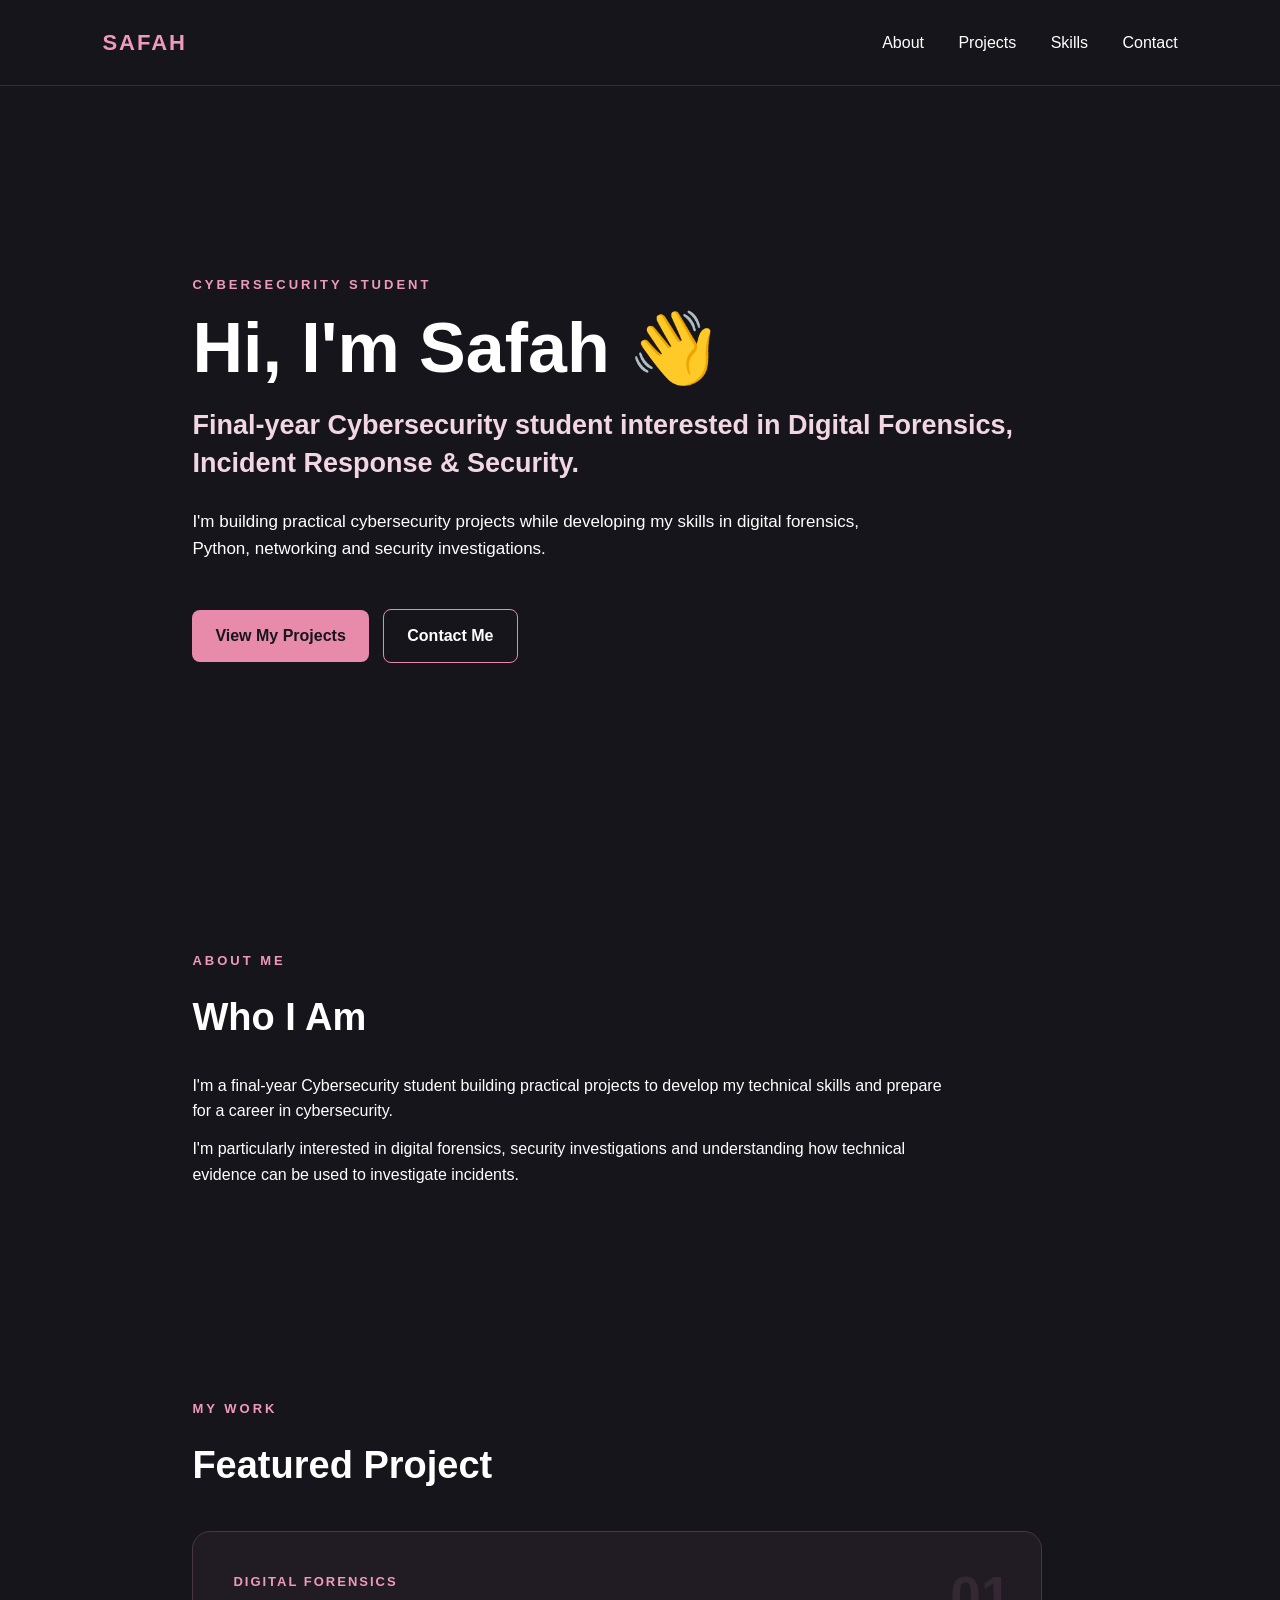
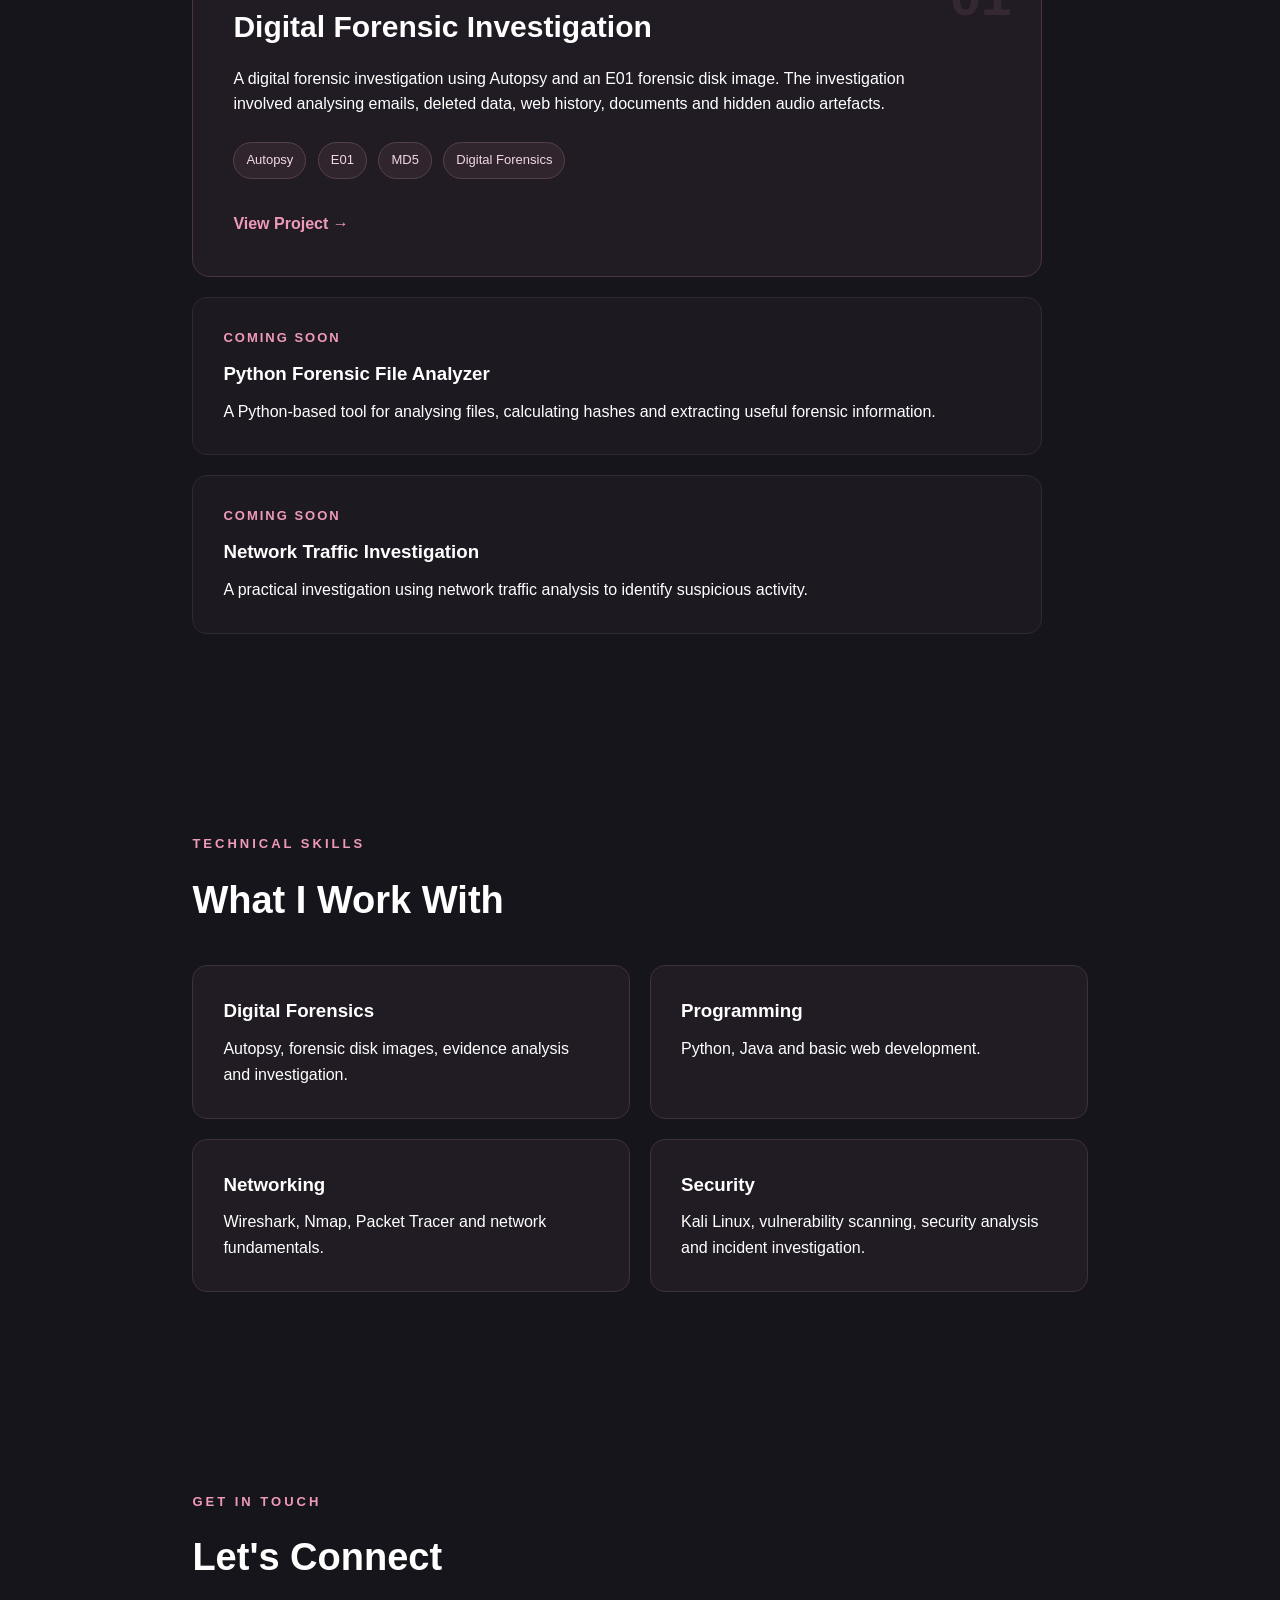
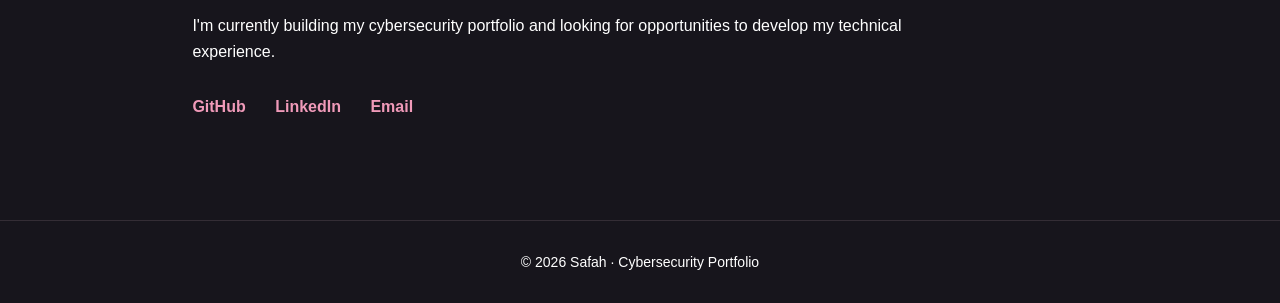
<file: index.html>
<!DOCTYPE html>
<html lang="en">

<head>
    <meta charset="UTF-8">
    <meta name="viewport" content="width=device-width, initial-scale=1.0">

    <link rel="stylesheet" href="style.css">

    <title>Safah | Cybersecurity Portfolio</title>
</head>

<body>

    <!-- Navigation -->

    <header>
        <nav>
            <h2>SAFAH</h2>

            <div class="nav-links">
                <a href="#about">About</a>
                <a href="#projects">Projects</a>
                <a href="#skills">Skills</a>
                <a href="#contact">Contact</a>
            </div>
        </nav>
    </header>


    <main>

        <!-- Hero Section -->

        <section class="hero">

            <p class="eyebrow">CYBERSECURITY STUDENT</p>

            <h1>Hi, I'm Safah 👋</h1>

            <h2>
                Final-year Cybersecurity student interested in
                Digital Forensics, Incident Response & Security.
            </h2>

            <p class="intro">
                I'm building practical cybersecurity projects while
                developing my skills in digital forensics, Python,
                networking and security investigations.
            </p>

            <div class="buttons">
                <a href="#projects">View My Projects</a>
                <a href="#contact" class="secondary-button">Contact Me</a>
            </div>

        </section>


        <!-- About -->

        <section id="about">

            <p class="eyebrow">ABOUT ME</p>

            <h2>Who I Am</h2>

            <p>
                I'm a final-year Cybersecurity student building practical
                projects to develop my technical skills and prepare for
                a career in cybersecurity.
            </p>

            <p>
                I'm particularly interested in digital forensics,
                security investigations and understanding how technical
                evidence can be used to investigate incidents.
            </p>

        </section>


        <!-- Projects -->

        <section id="projects">

            <p class="eyebrow">MY WORK</p>

            <h2>Featured Project</h2>

            <div class="project-card">

                <div class="project-number">
                    01
                </div>

                <p class="project-type">
                    DIGITAL FORENSICS
                </p>

                <h3>
                    Digital Forensic Investigation
                </h3>

                <p>
                    A digital forensic investigation using Autopsy and
                    an E01 forensic disk image. The investigation involved
                    analysing emails, deleted data, web history, documents
                    and hidden audio artefacts.
                </p>

                <div class="tags">
                    <span>Autopsy</span>
                    <span>E01</span>
                    <span>MD5</span>
                    <span>Digital Forensics</span>
                </div>

                <a href="project1.html" class="project-link">
                    View Project →
                </a>

            </div>


            <!-- Future Projects -->

            <div class="coming-soon">

                <p class="project-type">
                    COMING SOON
                </p>

                <h3>Python Forensic File Analyzer</h3>

                <p>
                    A Python-based tool for analysing files,
                    calculating hashes and extracting useful
                    forensic information.
                </p>

            </div>


            <div class="coming-soon">

                <p class="project-type">
                    COMING SOON
                </p>

                <h3>Network Traffic Investigation</h3>

                <p>
                    A practical investigation using network traffic
                    analysis to identify suspicious activity.
                </p>

            </div>

        </section>


        <!-- Skills -->

        <section id="skills">

            <p class="eyebrow">TECHNICAL SKILLS</p>

            <h2>What I Work With</h2>

            <div class="skills-grid">

                <div class="skill">

                    <h3>Digital Forensics</h3>

                    <p>
                        Autopsy, forensic disk images,
                        evidence analysis and investigation.
                    </p>

                </div>


                <div class="skill">

                    <h3>Programming</h3>

                    <p>
                        Python, Java and basic web development.
                    </p>

                </div>


                <div class="skill">

                    <h3>Networking</h3>

                    <p>
                        Wireshark, Nmap, Packet Tracer
                        and network fundamentals.
                    </p>

                </div>


                <div class="skill">

                    <h3>Security</h3>

                    <p>
                        Kali Linux, vulnerability scanning,
                        security analysis and incident investigation.
                    </p>

                </div>

            </div>

        </section>


        <!-- Contact -->

        <section id="contact">

            <p class="eyebrow">GET IN TOUCH</p>

            <h2>Let's Connect</h2>

            <p>
                I'm currently building my cybersecurity portfolio
                and looking for opportunities to develop my
                technical experience.
            </p>

            <div class="contact-links">

                <a href="https://github.com/safahk16">
                    GitHub
                </a>

                <a href="#">
                    LinkedIn
                </a>

                <a href="mailto:YOUR-EMAIL@example.com">
                    Email
                </a>

            </div>

        </section>

    </main>


    <!-- Footer -->

    <footer>

        <p>
            © 2026 Safah · Cybersecurity Portfolio
        </p>

    </footer>

</body>

</html>
</file>
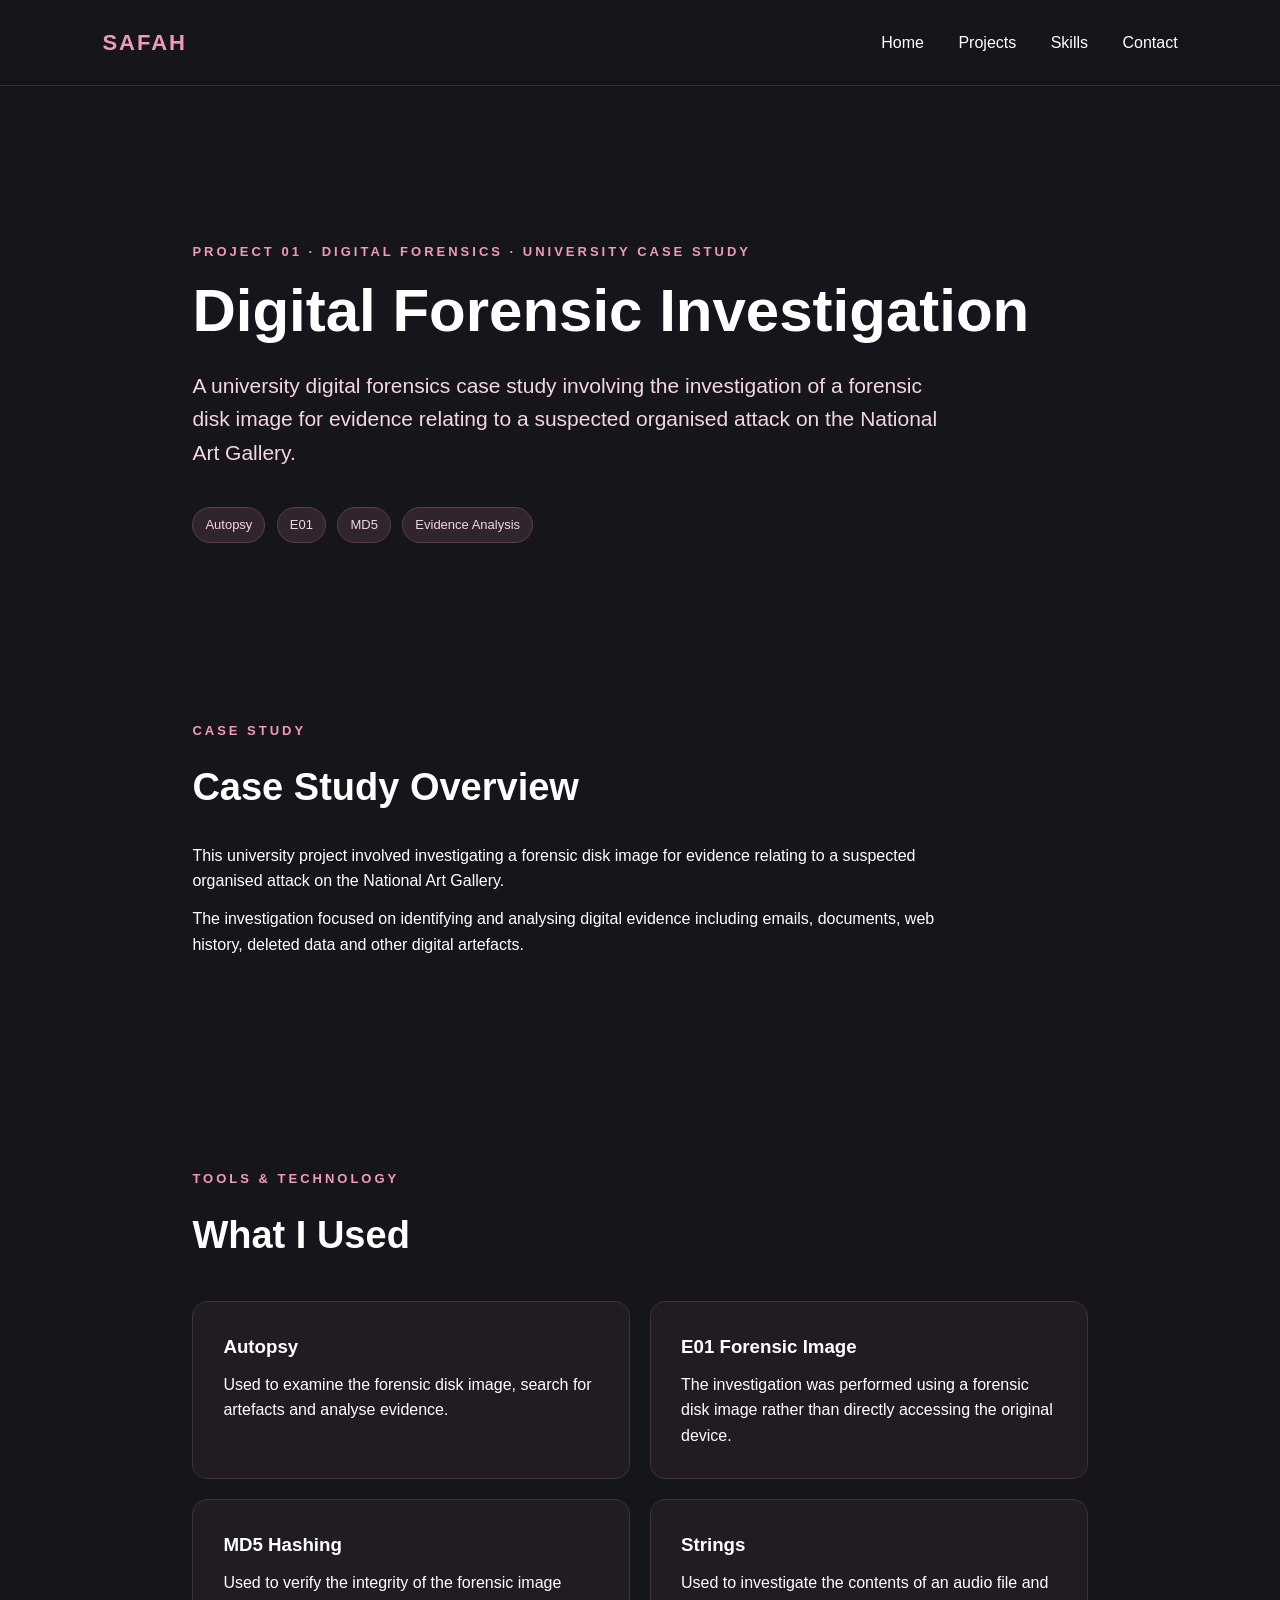
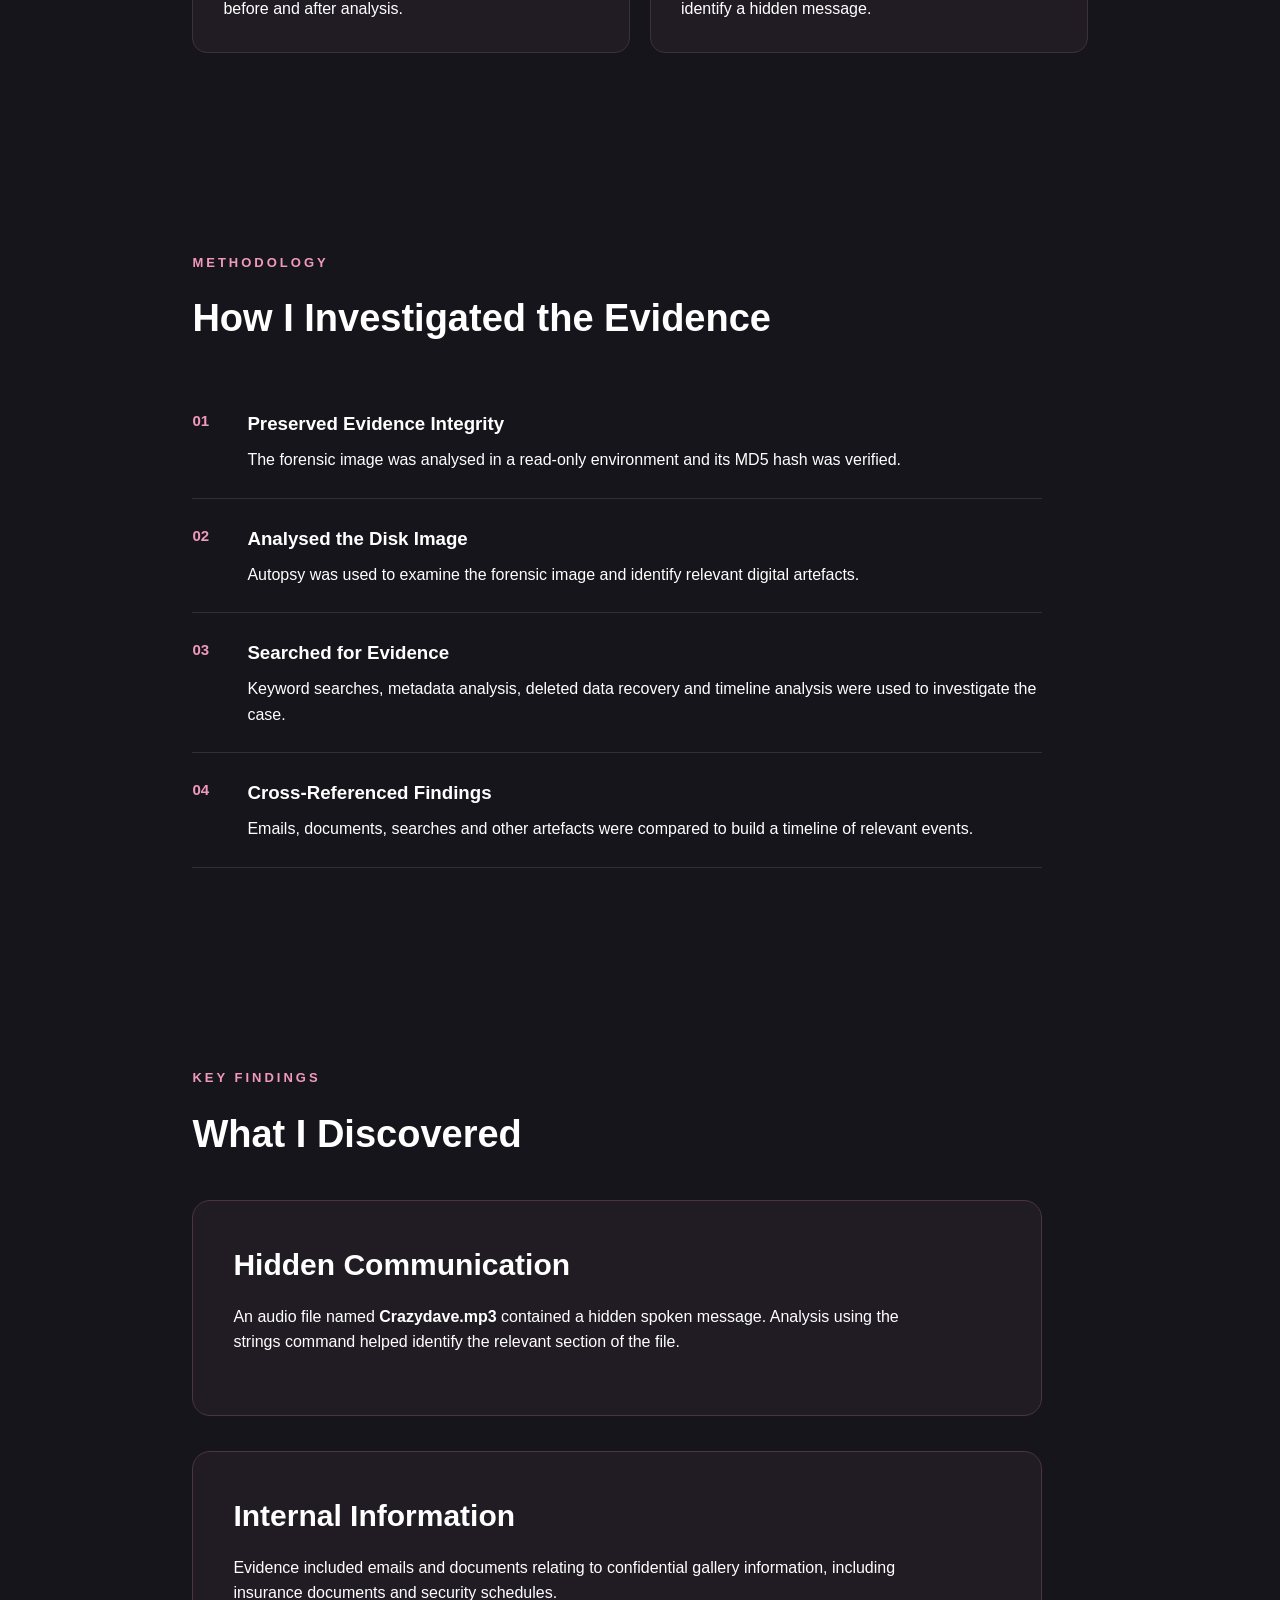
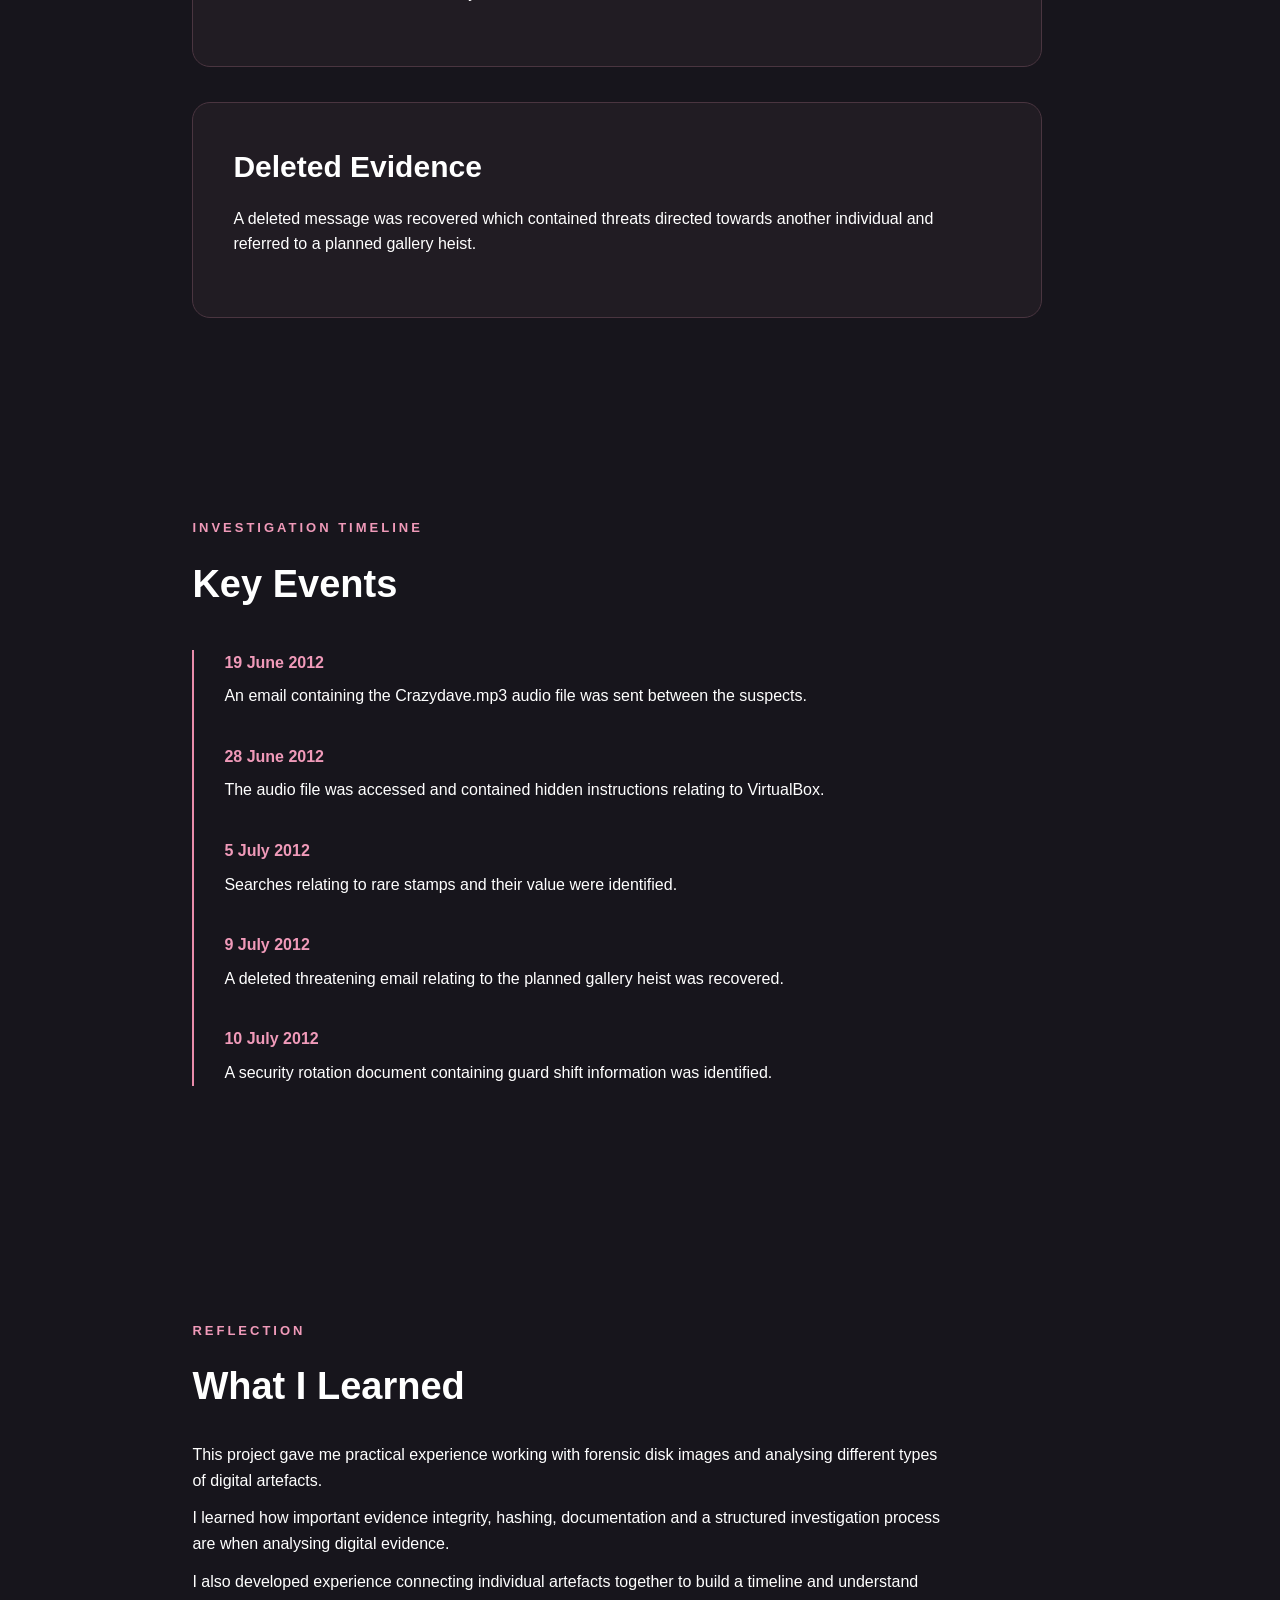
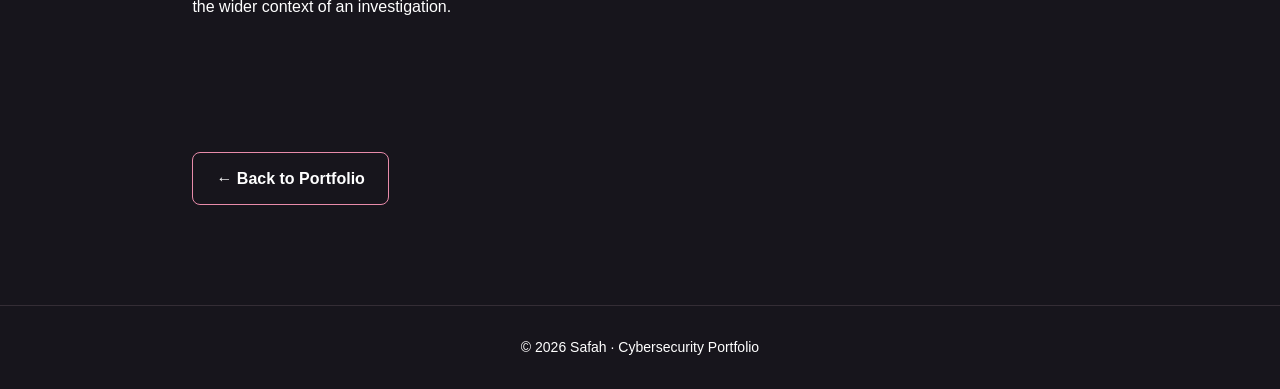
<file: project1.html>
<!DOCTYPE html>
<html lang="en">

<head>
    <meta charset="UTF-8">
    <meta name="viewport" content="width=device-width, initial-scale=1.0">

    <link rel="stylesheet" href="style.css">

    <title>Digital Forensic Investigation | Safah</title>
</head>

<body>

    <header>
        <nav>
            <h2>SAFAH</h2>

            <div class="nav-links">
                <a href="index.html">Home</a>
                <a href="index.html#projects">Projects</a>
                <a href="index.html#skills">Skills</a>
                <a href="index.html#contact">Contact</a>
            </div>
        </nav>
    </header>


    <main>

        <!-- Project Introduction -->

        <section class="project-hero">

           <p class="eyebrow">PROJECT 01 · DIGITAL FORENSICS · UNIVERSITY CASE STUDY</p>

<h1>Digital Forensic Investigation</h1>

<p class="project-intro">
    A university digital forensics case study involving the investigation
    of a forensic disk image for evidence relating to a suspected
    organised attack on the National Art Gallery.
</p>

            <div class="tags">
                <span>Autopsy</span>
                <span>E01</span>
                <span>MD5</span>
                <span>Evidence Analysis</span>
            </div>

        </section>


        <!-- Overview -->

        <section>

           <p class="eyebrow">CASE STUDY</p>

<h2>Case Study Overview</h2>

            <p>
                This university project involved investigating a forensic
                disk image for evidence relating to a suspected organised
                attack on the National Art Gallery.
            </p>

            <p>
                The investigation focused on identifying and analysing
                digital evidence including emails, documents, web history,
                deleted data and other digital artefacts.
            </p>

        </section>


        <!-- Tools -->

        <section>

            <p class="eyebrow">TOOLS & TECHNOLOGY</p>

            <h2>What I Used</h2>

            <div class="skills-grid">

                <div class="skill">
                    <h3>Autopsy</h3>
                    <p>
                        Used to examine the forensic disk image,
                        search for artefacts and analyse evidence.
                    </p>
                </div>

                <div class="skill">
                    <h3>E01 Forensic Image</h3>
                    <p>
                        The investigation was performed using a
                        forensic disk image rather than directly
                        accessing the original device.
                    </p>
                </div>

                <div class="skill">
                    <h3>MD5 Hashing</h3>
                    <p>
                        Used to verify the integrity of the forensic
                        image before and after analysis.
                    </p>
                </div>

                <div class="skill">
                    <h3>Strings</h3>
                    <p>
                        Used to investigate the contents of an audio
                        file and identify a hidden message.
                    </p>
                </div>

            </div>

        </section>


        <!-- Methodology -->

        <section>

            <p class="eyebrow">METHODOLOGY</p>

            <h2>How I Investigated the Evidence</h2>

            <div class="method-list">

                <div class="method">
                    <span>01</span>
                    <div>
                        <h3>Preserved Evidence Integrity</h3>
                        <p>
                            The forensic image was analysed in a
                            read-only environment and its MD5 hash
                            was verified.
                        </p>
                    </div>
                </div>

                <div class="method">
                    <span>02</span>
                    <div>
                        <h3>Analysed the Disk Image</h3>
                        <p>
                            Autopsy was used to examine the forensic
                            image and identify relevant digital artefacts.
                        </p>
                    </div>
                </div>

                <div class="method">
                    <span>03</span>
                    <div>
                        <h3>Searched for Evidence</h3>
                        <p>
                            Keyword searches, metadata analysis,
                            deleted data recovery and timeline analysis
                            were used to investigate the case.
                        </p>
                    </div>
                </div>

                <div class="method">
                    <span>04</span>
                    <div>
                        <h3>Cross-Referenced Findings</h3>
                        <p>
                            Emails, documents, searches and other
                            artefacts were compared to build a timeline
                            of relevant events.
                        </p>
                    </div>
                </div>

            </div>

        </section>


        <!-- Findings -->

        <section>

            <p class="eyebrow">KEY FINDINGS</p>

            <h2>What I Discovered</h2>

            <div class="project-card">

                <h3>Hidden Communication</h3>

                <p>
                    An audio file named <strong>Crazydave.mp3</strong>
                    contained a hidden spoken message. Analysis using
                    the strings command helped identify the relevant
                    section of the file.
                </p>

            </div>


            <div class="project-card">

                <h3>Internal Information</h3>

                <p>
                    Evidence included emails and documents relating
                    to confidential gallery information, including
                    insurance documents and security schedules.
                </p>

            </div>


            <div class="project-card">

                <h3>Deleted Evidence</h3>

                <p>
                    A deleted message was recovered which contained
                    threats directed towards another individual and
                    referred to a planned gallery heist.
                </p>

            </div>

        </section>


        <!-- Timeline -->

        <section>

            <p class="eyebrow">INVESTIGATION TIMELINE</p>

            <h2>Key Events</h2>

            <div class="timeline">

                <div class="timeline-item">
                    <strong>19 June 2012</strong>
                    <p>
                        An email containing the Crazydave.mp3 audio
                        file was sent between the suspects.
                    </p>
                </div>

                <div class="timeline-item">
                    <strong>28 June 2012</strong>
                    <p>
                        The audio file was accessed and contained
                        hidden instructions relating to VirtualBox.
                    </p>
                </div>

                <div class="timeline-item">
                    <strong>5 July 2012</strong>
                    <p>
                        Searches relating to rare stamps and their
                        value were identified.
                    </p>
                </div>

                <div class="timeline-item">
                    <strong>9 July 2012</strong>
                    <p>
                        A deleted threatening email relating to
                        the planned gallery heist was recovered.
                    </p>
                </div>

                <div class="timeline-item">
                    <strong>10 July 2012</strong>
                    <p>
                        A security rotation document containing
                        guard shift information was identified.
                    </p>
                </div>

            </div>

        </section>


        <!-- What I Learned -->

        <section>

            <p class="eyebrow">REFLECTION</p>

            <h2>What I Learned</h2>

            <p>
                This project gave me practical experience working with
                forensic disk images and analysing different types of
                digital artefacts.
            </p>

            <p>
                I learned how important evidence integrity, hashing,
                documentation and a structured investigation process
                are when analysing digital evidence.
            </p>

            <p>
                I also developed experience connecting individual
                artefacts together to build a timeline and understand
                the wider context of an investigation.
            </p>

        </section>


        <!-- Back -->

        <section class="back-section">

            <a href="index.html" class="secondary-button">
                ← Back to Portfolio
            </a>

        </section>

    </main>


    <footer>

        <p>
            © 2026 Safah · Cybersecurity Portfolio
        </p>

    </footer>

</body>

</html>
</file>
<file: style.css>
/* =========================
   GENERAL
========================= */

* {
    margin: 0;
    padding: 0;
    box-sizing: border-box;
}

html {
    scroll-behavior: smooth;
}

body {
    font-family: Arial, sans-serif;
    background: #17151c;
    color: #ffffff;
    line-height: 1.6;
}


/* =========================
   NAVIGATION
========================= */

header {
    padding: 25px 8%;
    border-bottom: 1px solid #342d35;
}

nav {
    max-width: 1100px;
    margin: auto;

    display: flex;
    justify-content: space-between;
    align-items: center;
}

nav h2 {
    color: #f09ab9;
    font-size: 22px;
    letter-spacing: 2px;
}

.nav-links a {
    color: #ffffff;
    text-decoration: none;
    margin-left: 30px;
    transition: 0.3s;
}

.nav-links a:hover {
    color: #f09ab9;
}


/* =========================
   MAIN
========================= */

main {
    max-width: 1100px;
    margin: auto;
    padding: 0 8%;
}


/* =========================
   HERO
========================= */

.hero {
    min-height: 85vh;

    display: flex;
    flex-direction: column;
    justify-content: center;
}

.eyebrow {
    color: #f09ab9;
    font-size: 13px;
    font-weight: bold;
    letter-spacing: 3px;
    margin-bottom: 15px;
}

.hero h1 {
    font-size: 70px;
    line-height: 1.1;
    margin-bottom: 20px;
}

.hero h2 {
    color: #f2d7e2;
    font-size: 27px;
    max-width: 850px;
    line-height: 1.4;
    margin-bottom: 25px;
}

.intro {
    max-width: 700px;
    color: #ffffff;
    font-size: 17px;
}


/* =========================
   BUTTONS
========================= */

.buttons {
    margin-top: 35px;
}

.buttons a {
    display: inline-block;

    padding: 13px 23px;

    border-radius: 8px;

    background: #e88baa;
    color: #17151c;

    text-decoration: none;
    font-weight: bold;

    margin-right: 10px;

    transition: 0.3s;
}

.buttons a:hover {
    background: #f09ab9;
    transform: translateY(-2px);
}

.buttons .secondary-button {
    background: transparent;
    color: #ffffff;
    border: 1px solid #e88baa;
}

.buttons .secondary-button:hover {
    background: #e88baa;
    color: #17151c;
}


/* =========================
   SECTIONS
========================= */

section {
    padding: 100px 0;
}

section > h2 {
    font-size: 38px;
    margin-bottom: 25px;
}

section > p {
    max-width: 750px;
    color: #ffffff;
    margin-bottom: 20px;
}


/* =========================
   PROJECTS
========================= */

.project-card {
    position: relative;

    background: #211c23;

    border: 1px solid #4a3540;

    border-radius: 18px;

    padding: 40px;

    margin-top: 35px;

    max-width: 850px;

    overflow: hidden;

    transition: 0.3s;
}

.project-card:hover {
    border-color: #e88baa;
    transform: translateY(-4px);
}

.project-number {
    position: absolute;

    right: 30px;
    top: 20px;

    font-size: 55px;

    color: #332833;

    font-weight: bold;
}

.project-type {
    color: #f09ab9;
    font-size: 13px;
    font-weight: bold;
    letter-spacing: 2px;
    margin-bottom: 10px;
}

.project-card h3 {
    font-size: 30px;
    margin-bottom: 15px;
}

.project-card > p:not(.project-type) {
    max-width: 700px;
    color: #ffffff;
    margin-bottom: 20px;
}


/* =========================
   PROJECT TAGS
========================= */

.tags {
    margin: 25px 0;
}

.tags span {
    display: inline-block;

    padding: 7px 12px;

    margin-right: 7px;
    margin-bottom: 7px;

    border-radius: 20px;

    background: #30252d;

    border: 1px solid #55404a;

    color: #f2d7e2;

    font-size: 13px;
}


/* =========================
   PROJECT LINK
========================= */

.project-link {
    color: #f09ab9;

    text-decoration: none;

    font-weight: bold;

    transition: 0.3s;
}

.project-link:hover {
    color: #ffffff;
}


/* =========================
   COMING SOON PROJECTS
========================= */

.coming-soon {
    background: #1d1920;

    border: 1px solid #302a31;

    border-radius: 15px;

    padding: 30px;

    margin-top: 20px;

    max-width: 850px;
}

.coming-soon h3 {
    margin-bottom: 10px;
}

.coming-soon p:not(.project-type) {
    color: #ffffff;
}


/* =========================
   SKILLS
========================= */

.skills-grid {
    display: grid;

    grid-template-columns: repeat(2, 1fr);

    gap: 20px;

    margin-top: 35px;
}

.skill {
    background: #211c23;

    border: 1px solid #3d323a;

    border-radius: 15px;

    padding: 30px;

    transition: 0.3s;
}

.skill:hover {
    border-color: #e88baa;
}

.skill h3 {
    color: #ffffff;
    margin-bottom: 10px;
}

.skill p {
    color: #ffffff;
}


/* =========================
   CONTACT
========================= */

.contact-links {
    margin-top: 30px;
}

.contact-links a {
    display: inline-block;

    color: #f09ab9;

    text-decoration: none;

    margin-right: 25px;

    font-weight: bold;
}

.contact-links a:hover {
    color: #ffffff;
}


/* =========================
   FOOTER
========================= */

footer {
    text-align: center;

    padding: 30px;

    border-top: 1px solid #342d35;

    color: #ffffff;

    font-size: 14px;
}


/* =========================
   MOBILE
========================= */

@media (max-width: 700px) {

    header {
        padding: 20px 5%;
    }

    nav {
        flex-direction: column;
        gap: 20px;
    }

    .nav-links a {
        margin: 0 7px;
        font-size: 14px;
    }

    main {
        padding: 0 5%;
    }

    .hero {
        min-height: 75vh;
    }

    .hero h1 {
        font-size: 45px;
    }

    .hero h2 {
        font-size: 21px;
    }

    section {
        padding: 70px 0;
    }

    section > h2 {
        font-size: 30px;
    }

    .skills-grid {
        grid-template-columns: 1fr;
    }

    .project-card {
        padding: 30px;
    }

    .project-number {
        font-size: 40px;
    }
}
/* =========================
   PROJECT PAGE
========================= */

.project-hero {
    min-height: 65vh;
    display: flex;
    flex-direction: column;
    justify-content: center;
}

.project-hero h1 {
    font-size: 60px;
    line-height: 1.1;
    margin-bottom: 25px;
    max-width: 900px;
}

.project-intro {
    font-size: 21px;
    color: #f2d7e2;
    max-width: 750px;
    margin-bottom: 25px;
}


/* =========================
   METHODOLOGY
========================= */

.method-list {
    max-width: 850px;
    margin-top: 35px;
}

.method {
    display: flex;
    gap: 25px;

    padding: 25px 0;

    border-bottom: 1px solid #342d35;
}

.method span {
    color: #f09ab9;
    font-weight: bold;
    font-size: 15px;
    min-width: 30px;
}

.method h3 {
    margin-bottom: 8px;
}

.method p {
    color: #ffffff;
}


/* =========================
   TIMELINE
========================= */

.timeline {
    max-width: 850px;
    margin-top: 35px;
    border-left: 2px solid #e88baa;
    padding-left: 30px;
}

.timeline-item {
    margin-bottom: 35px;
}

.timeline-item strong {
    color: #f09ab9;
    font-size: 16px;
}

.timeline-item p {
    margin-top: 8px;
    color: #ffffff;
}


/* =========================
   BACK BUTTON
========================= */

.back-section {
    padding-top: 20px;
    padding-bottom: 100px;
}

.secondary-button {
    display: inline-block;

    padding: 13px 23px;

    border-radius: 8px;

    background: transparent;

    color: #ffffff;

    border: 1px solid #e88baa;

    text-decoration: none;

    font-weight: bold;

    transition: 0.3s;
}

.secondary-button:hover {
    background: #e88baa;
    color: #17151c;
}


/* =========================
   PROJECT PAGE MOBILE
========================= */

@media (max-width: 700px) {

    .project-hero {
        min-height: 60vh;
    }

    .project-hero h1 {
        font-size: 42px;
    }

    .project-intro {
        font-size: 18px;
    }

    .method {
        gap: 15px;
    }

    .timeline {
        padding-left: 20px;
    }
}
/* =========================
   PROJECT PAGE SPACING
========================= */

.project-hero {
    padding-bottom: 40px;
}

.project-hero + section {
    padding-top: 50px;
}

.project-hero + section p:not(.eyebrow) {
    margin-bottom: 12px;
}

section > p:not(.eyebrow) {
    margin-bottom: 12px;
}

section > p:not(.eyebrow) + p:not(.eyebrow) {
    margin-top: 0;
}
</file>
